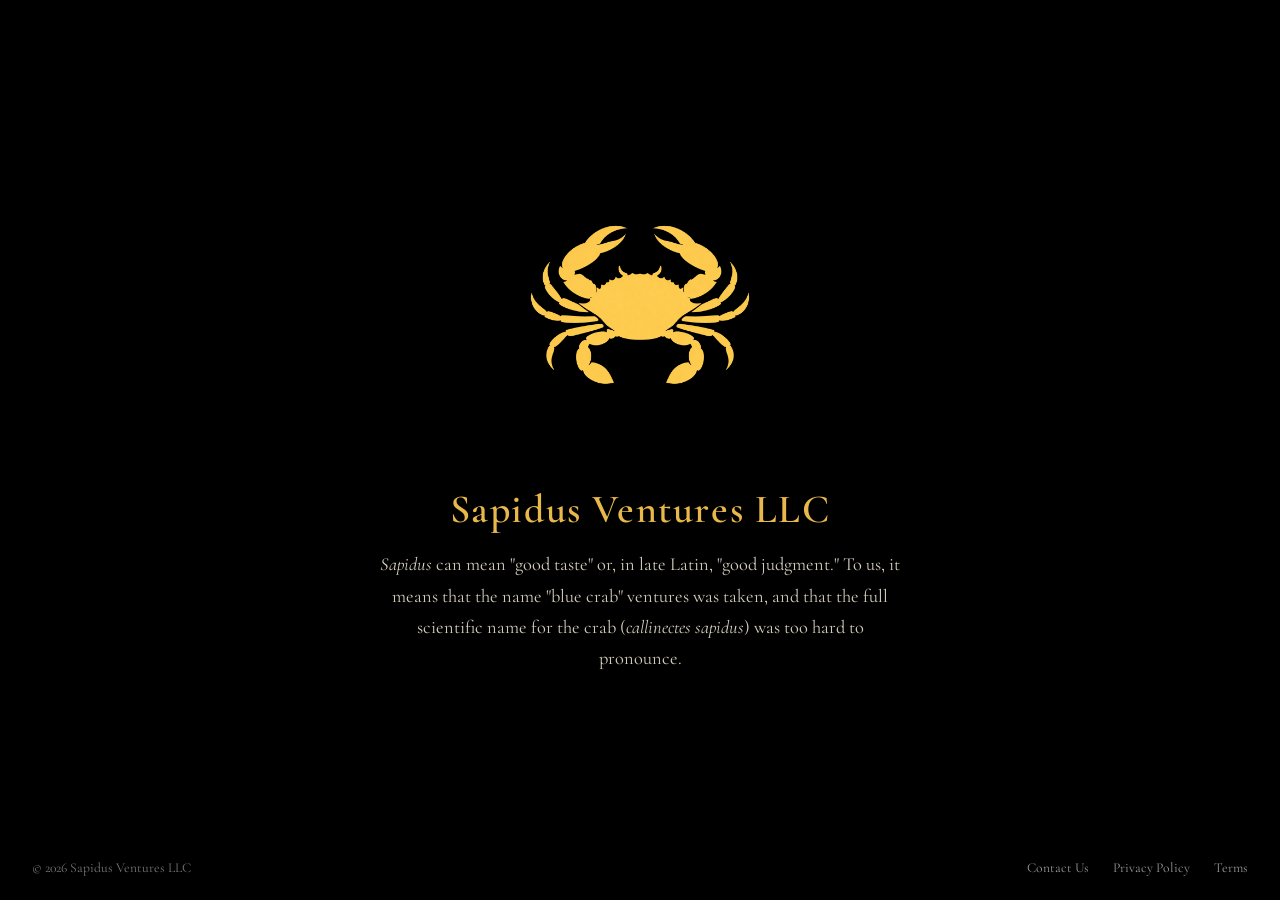
<file: index.html>
<!DOCTYPE html>
<html lang="en">
<head>
    <meta charset="UTF-8">
    <meta name="viewport" content="width=device-width, initial-scale=1.0">
    <title>Sapidus Ventures LLC</title>
    <meta name="description" content="Sapidus Ventures LLC">
    <meta property="og:title" content="Sapidus Ventures LLC">
    <meta property="og:description" content="Sapidus Ventures LLC">
    <meta property="og:image" content="Sapidus_Logo.png">
    <meta property="og:type" content="website">
    <meta property="og:url" content="https://sapidusventures.com">
    <link rel="icon" type="image/png" href="Sapidus_Logo.png">
    <link rel="preconnect" href="https://fonts.googleapis.com">
    <link rel="preconnect" href="https://fonts.gstatic.com" crossorigin>
    <link href="https://fonts.googleapis.com/css2?family=Cormorant+Garamond:ital,wght@0,400;0,600;1,400&display=swap" rel="stylesheet">
    <link rel="stylesheet" href="style.css">
</head>
<body>
    <main>
        <a href="recipe.html"><img src="Sapidus_Logo.png" alt="Sapidus Ventures LLC logo" class="logo"></a>
        <h1>Sapidus Ventures LLC</h1>
        <p class="tagline">
            <em>Sapidus</em> can mean "good taste" or, in late Latin, "good judgment."
            To us, it means that the name "blue crab" ventures was taken, and that the
            full scientific name for the crab (<em>callinectes sapidus</em>) was too hard to pronounce.
        </p>
    </main>
    <footer>
        <span class="footer-left">&copy; 2026 Sapidus Ventures LLC</span>
        <span class="footer-right">
            <a href="contact.html">Contact Us</a>
            <a href="privacy.html">Privacy Policy</a>
            <a href="terms.html">Terms</a>
        </span>
    </footer>
</body>
</html>
</file>
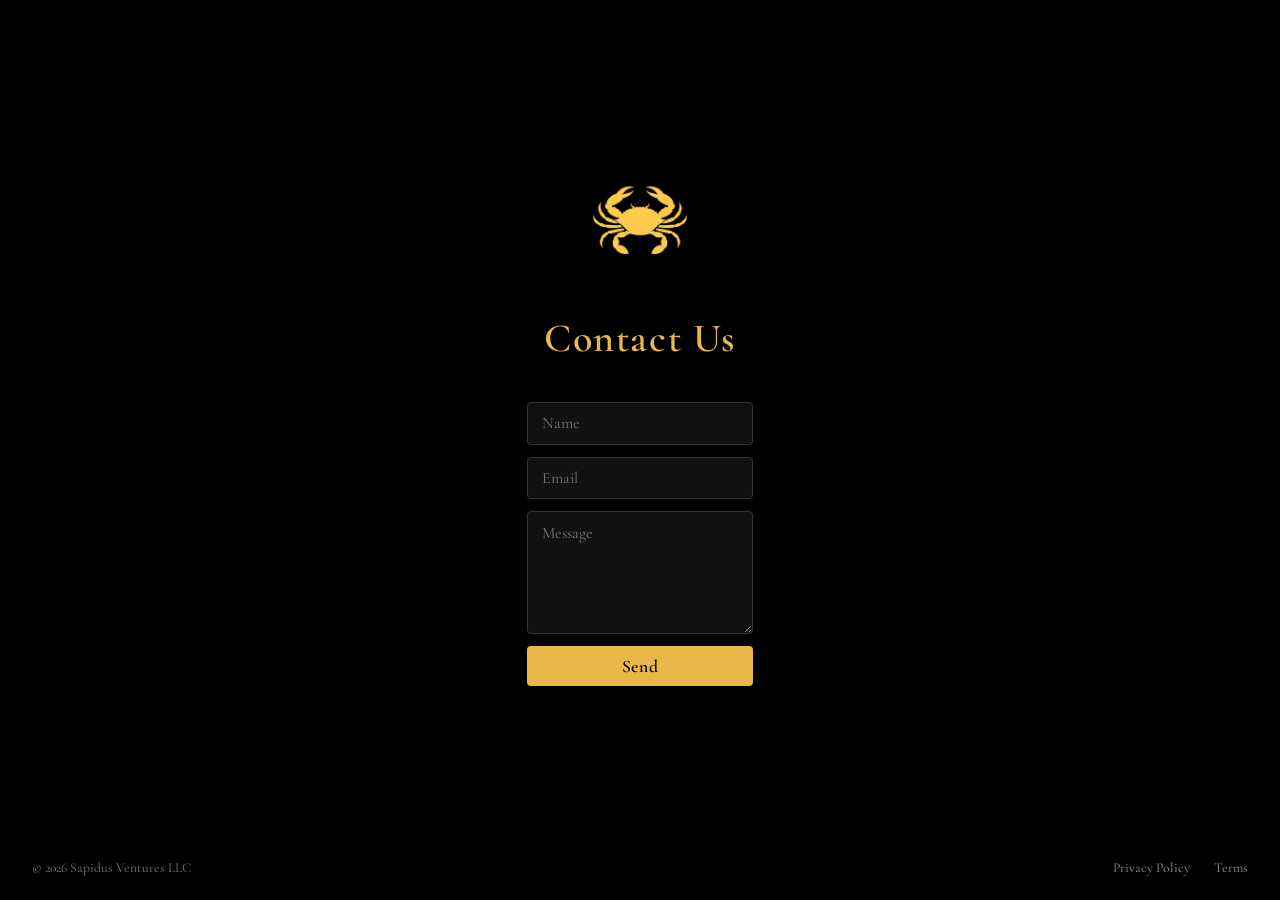
<file: contact.html>
<!DOCTYPE html>
<html lang="en">
<head>
    <meta charset="UTF-8">
    <meta name="viewport" content="width=device-width, initial-scale=1.0">
    <title>Contact Us - Sapidus Ventures LLC</title>
    <link rel="icon" type="image/png" href="Sapidus_Logo.png">
    <link rel="preconnect" href="https://fonts.googleapis.com">
    <link rel="preconnect" href="https://fonts.gstatic.com" crossorigin>
    <link href="https://fonts.googleapis.com/css2?family=Cormorant+Garamond:ital,wght@0,400;0,600;1,400&display=swap" rel="stylesheet">
    <link rel="stylesheet" href="style.css">
</head>
<body>
    <main>
        <a href="index.html"><img src="Sapidus_Logo.png" alt="Sapidus Ventures LLC logo" class="logo logo-small"></a>
        <h1>Contact Us</h1>
        <form class="contact-form" action="https://formspree.io/f/xnjojdrj" method="POST">
            <input type="text" name="name" placeholder="Name" required>
            <input type="email" name="email" placeholder="Email" required>
            <textarea name="message" placeholder="Message" rows="5" required></textarea>
            <button type="submit">Send</button>
        </form>
    </main>
    <footer>
        <span class="footer-left">&copy; 2026 Sapidus Ventures LLC</span>
        <span class="footer-right">
            <a href="privacy.html">Privacy Policy</a>
            <a href="terms.html">Terms</a>
        </span>
    </footer>
</body>
</html>
</file>
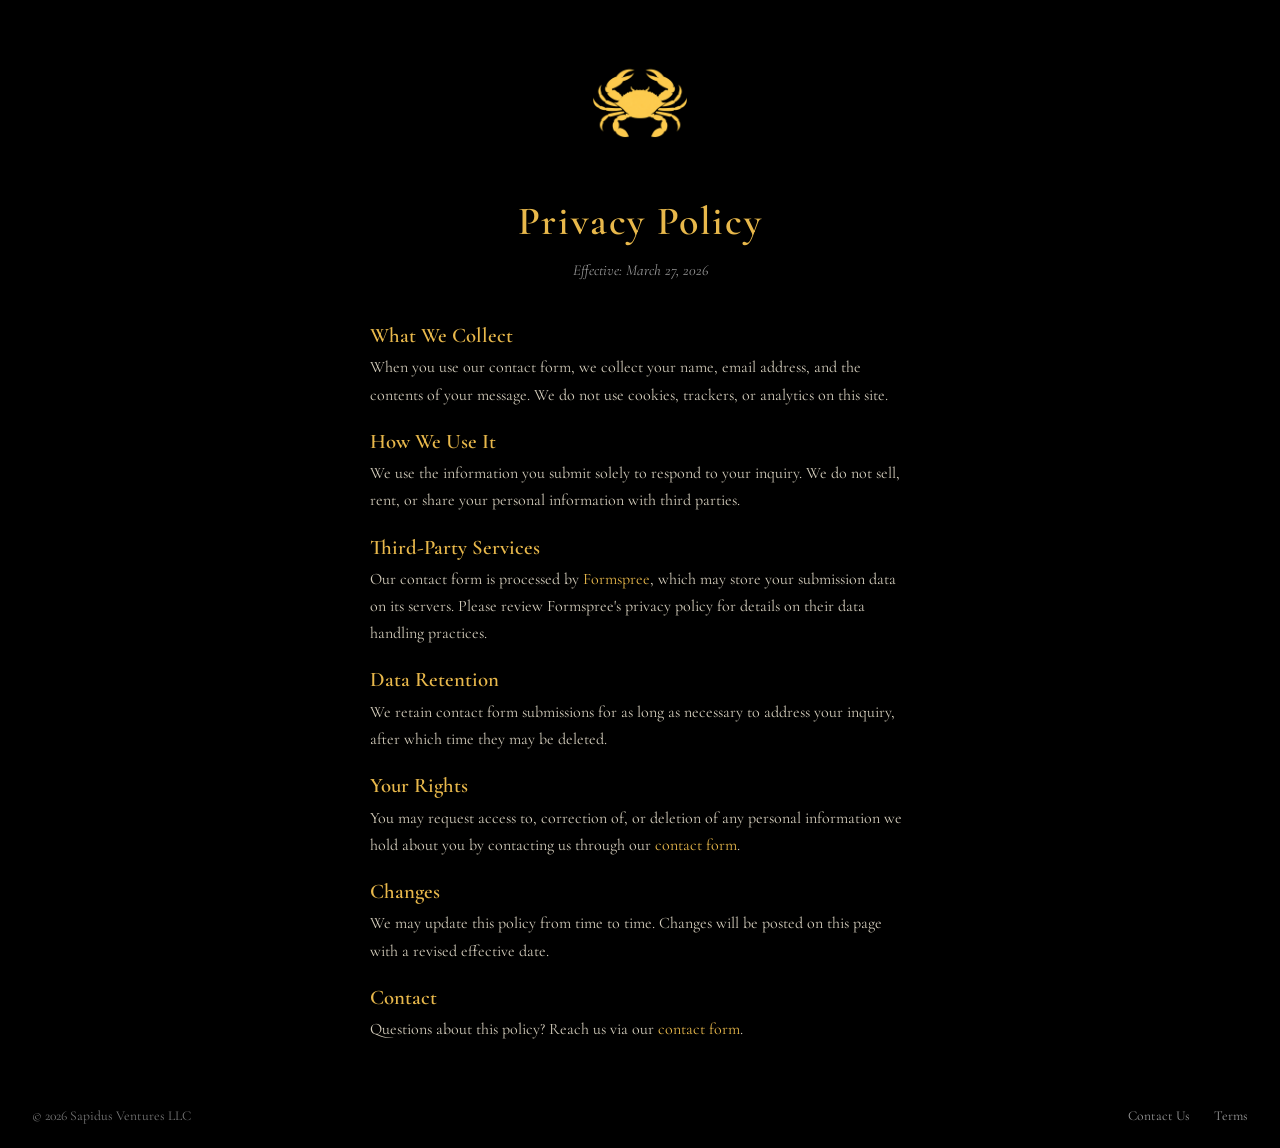
<file: privacy.html>
<!DOCTYPE html>
<html lang="en">
<head>
    <meta charset="UTF-8">
    <meta name="viewport" content="width=device-width, initial-scale=1.0">
    <title>Privacy Policy - Sapidus Ventures LLC</title>
    <link rel="icon" type="image/png" href="Sapidus_Logo.png">
    <link rel="preconnect" href="https://fonts.googleapis.com">
    <link rel="preconnect" href="https://fonts.gstatic.com" crossorigin>
    <link href="https://fonts.googleapis.com/css2?family=Cormorant+Garamond:ital,wght@0,400;0,600;1,400&display=swap" rel="stylesheet">
    <link rel="stylesheet" href="style.css">
</head>
<body>
    <main>
        <a href="index.html"><img src="Sapidus_Logo.png" alt="Sapidus Ventures LLC logo" class="logo logo-small"></a>
        <h1>Privacy Policy</h1>
        <p class="legal-date"><em>Effective: March 27, 2026</em></p>

        <div class="legal-text">
            <h2>What We Collect</h2>
            <p>When you use our contact form, we collect your name, email address, and the contents of your message. We do not use cookies, trackers, or analytics on this site.</p>

            <h2>How We Use It</h2>
            <p>We use the information you submit solely to respond to your inquiry. We do not sell, rent, or share your personal information with third parties.</p>

            <h2>Third-Party Services</h2>
            <p>Our contact form is processed by <a href="https://formspree.io" target="_blank" rel="noopener">Formspree</a>, which may store your submission data on its servers. Please review Formspree's privacy policy for details on their data handling practices.</p>

            <h2>Data Retention</h2>
            <p>We retain contact form submissions for as long as necessary to address your inquiry, after which time they may be deleted.</p>

            <h2>Your Rights</h2>
            <p>You may request access to, correction of, or deletion of any personal information we hold about you by contacting us through our <a href="contact.html">contact form</a>.</p>

            <h2>Changes</h2>
            <p>We may update this policy from time to time. Changes will be posted on this page with a revised effective date.</p>

            <h2>Contact</h2>
            <p>Questions about this policy? Reach us via our <a href="contact.html">contact form</a>.</p>
        </div>
    </main>
    <footer>
        <span class="footer-left">&copy; 2026 Sapidus Ventures LLC</span>
        <span class="footer-right">
            <a href="contact.html">Contact Us</a>
            <a href="terms.html">Terms</a>
        </span>
    </footer>
</body>
</html>
</file>
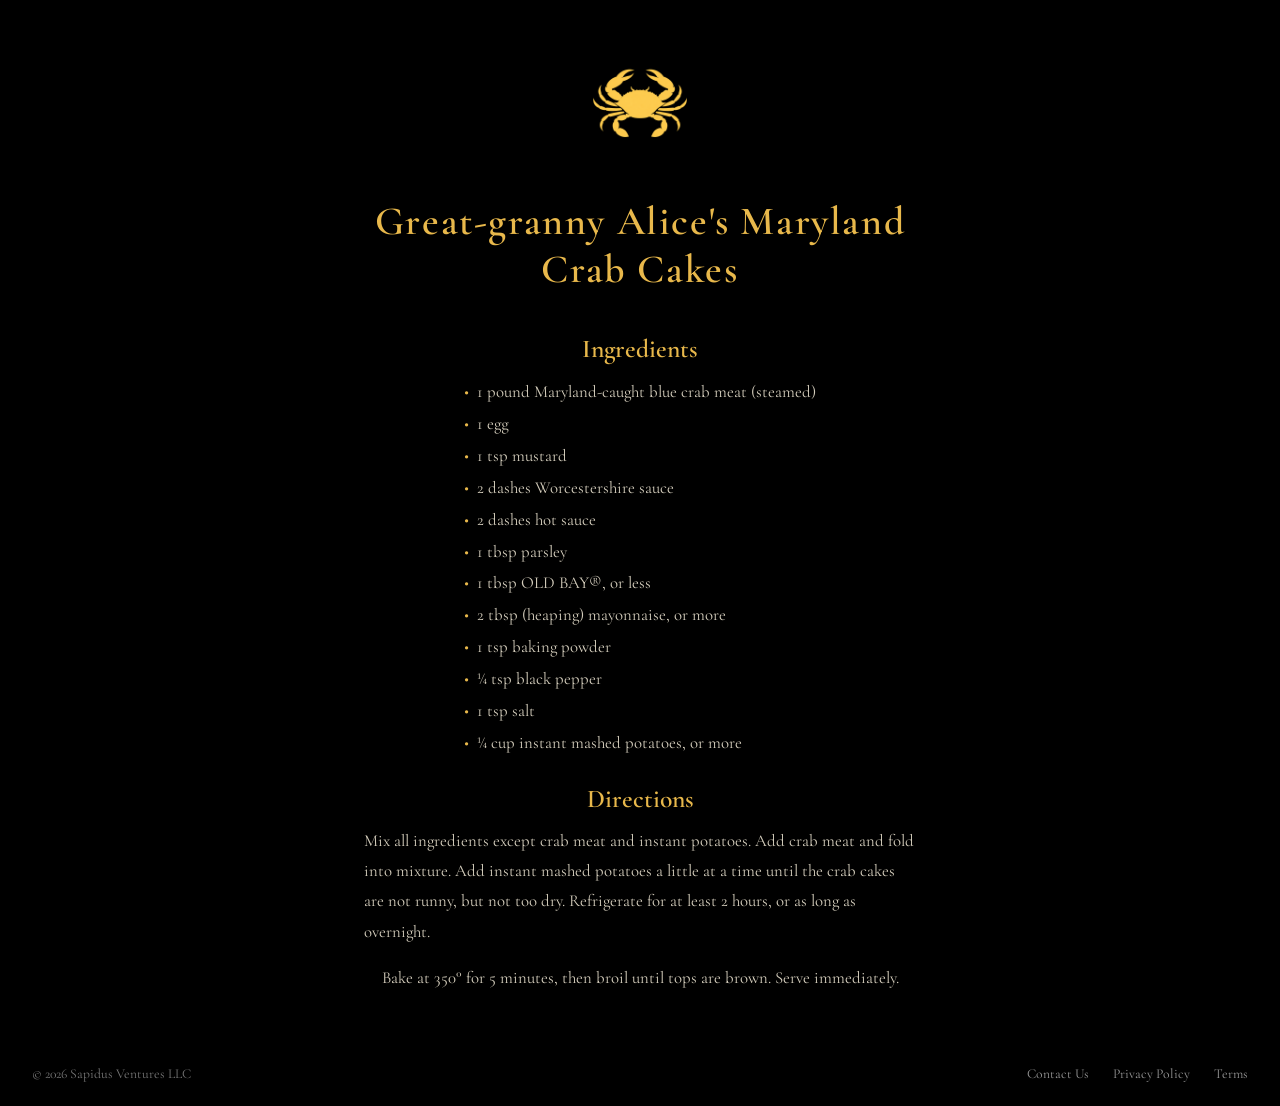
<file: recipe.html>
<!DOCTYPE html>
<html lang="en">
<head>
    <meta charset="UTF-8">
    <meta name="viewport" content="width=device-width, initial-scale=1.0">
    <title>Great-granny Alice's Maryland Crab Cakes - Sapidus Ventures LLC</title>
    <link rel="icon" type="image/png" href="Sapidus_Logo.png">
    <link rel="preconnect" href="https://fonts.googleapis.com">
    <link rel="preconnect" href="https://fonts.gstatic.com" crossorigin>
    <link href="https://fonts.googleapis.com/css2?family=Cormorant+Garamond:ital,wght@0,400;0,600;1,400&display=swap" rel="stylesheet">
    <link rel="stylesheet" href="style.css">
</head>
<body>
    <main>
        <a href="index.html"><img src="Sapidus_Logo.png" alt="Sapidus Ventures LLC logo" class="logo logo-small"></a>
        <h1>Great-granny Alice's Maryland Crab Cakes</h1>

        <h2>Ingredients</h2>
        <ul class="recipe-list">
            <li>1 pound Maryland-caught blue crab meat (steamed)</li>
            <li>1 egg</li>
            <li>1 tsp mustard</li>
            <li>2 dashes Worcestershire sauce</li>
            <li>2 dashes hot sauce</li>
            <li>1 tbsp parsley</li>
            <li>1 tbsp OLD BAY&reg;, or less</li>
            <li>2 tbsp (heaping) mayonnaise, or more</li>
            <li>1 tsp baking powder</li>
            <li>&frac14; tsp black pepper</li>
            <li>1 tsp salt</li>
            <li>&frac14; cup instant mashed potatoes, or more</li>
        </ul>

        <h2>Directions</h2>
        <p class="recipe-directions">Mix all ingredients except crab meat and instant potatoes. Add crab meat and fold into mixture. Add instant mashed potatoes a little at a time until the crab cakes are not runny, but not too dry. Refrigerate for at least 2 hours, or as long as overnight.</p>
        <p class="recipe-directions">Bake at 350&deg; for 5 minutes, then broil until tops are brown. Serve immediately.</p>
    </main>
    <footer>
        <span class="footer-left">&copy; 2026 Sapidus Ventures LLC</span>
        <span class="footer-right">
            <a href="contact.html">Contact Us</a>
            <a href="privacy.html">Privacy Policy</a>
            <a href="terms.html">Terms</a>
        </span>
    </footer>
</body>
</html>
</file>
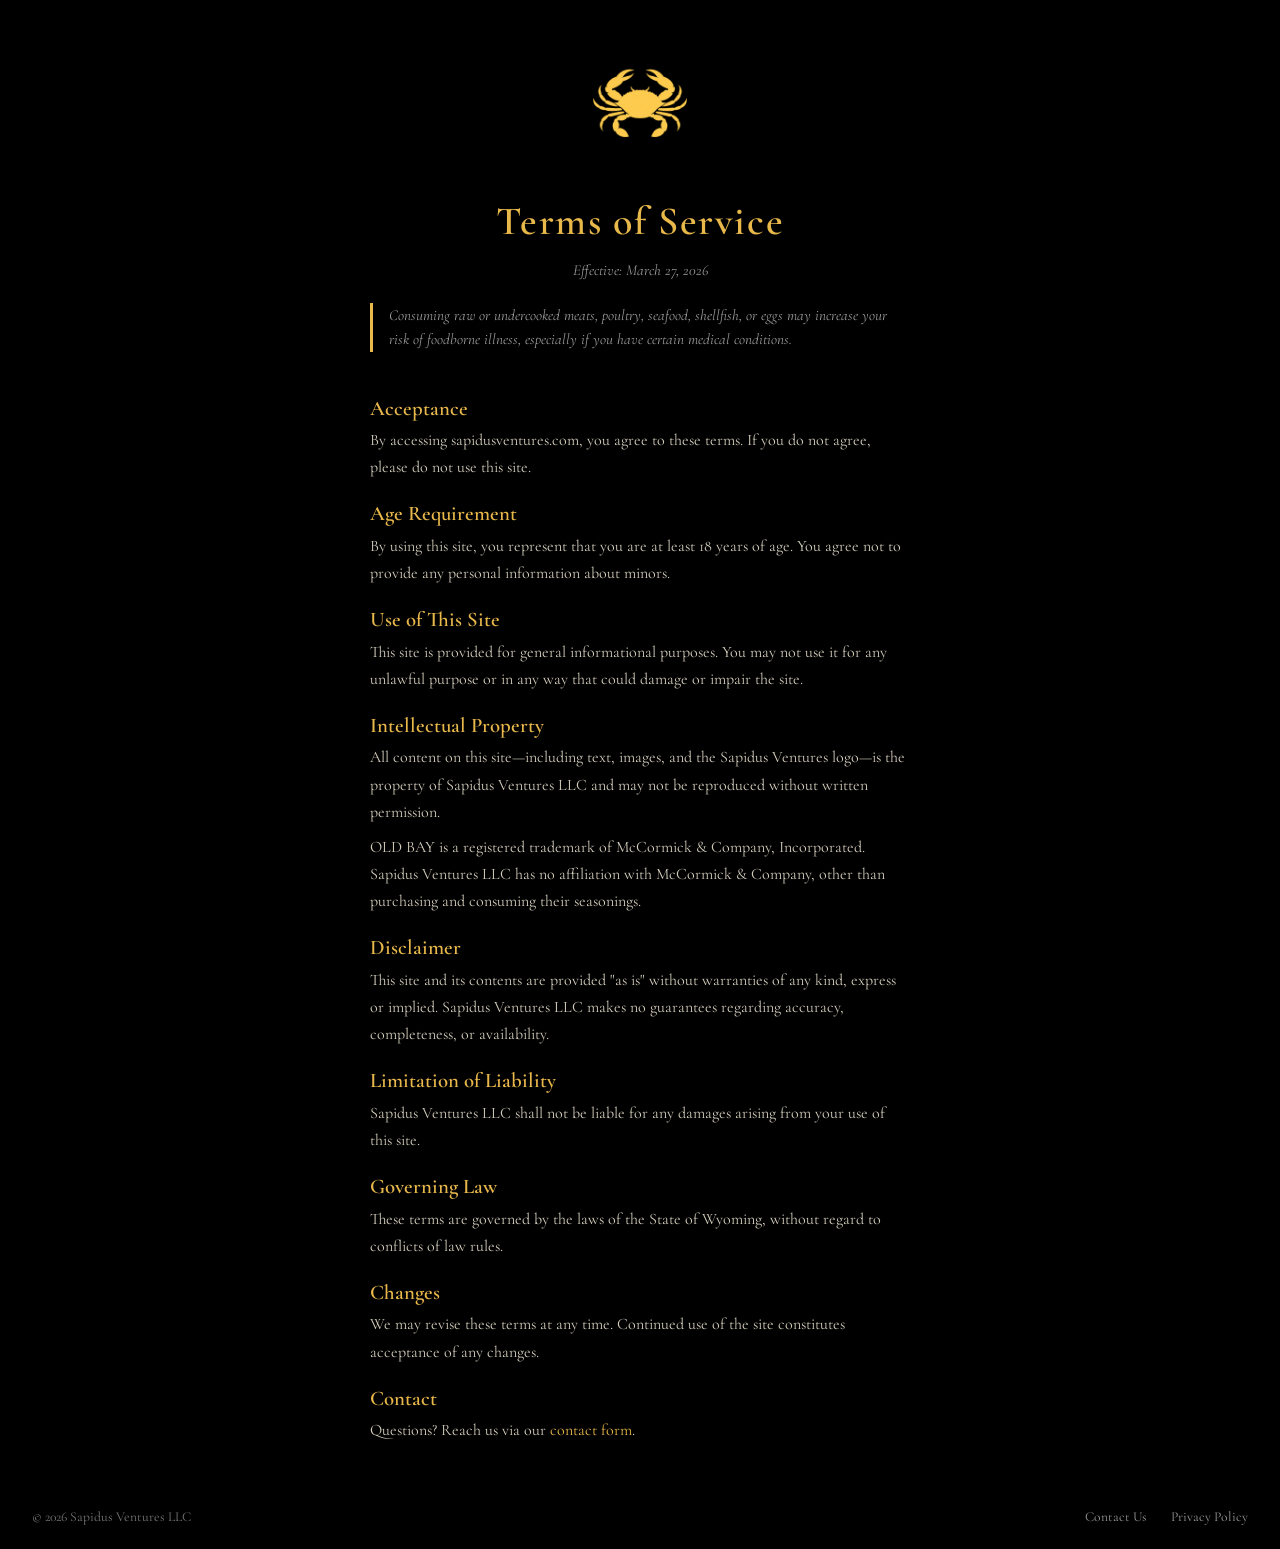
<file: terms.html>
<!DOCTYPE html>
<html lang="en">
<head>
    <meta charset="UTF-8">
    <meta name="viewport" content="width=device-width, initial-scale=1.0">
    <title>Terms - Sapidus Ventures LLC</title>
    <link rel="icon" type="image/png" href="Sapidus_Logo.png">
    <link rel="preconnect" href="https://fonts.googleapis.com">
    <link rel="preconnect" href="https://fonts.gstatic.com" crossorigin>
    <link href="https://fonts.googleapis.com/css2?family=Cormorant+Garamond:ital,wght@0,400;0,600;1,400&display=swap" rel="stylesheet">
    <link rel="stylesheet" href="style.css">
</head>
<body>
    <main>
        <a href="index.html"><img src="Sapidus_Logo.png" alt="Sapidus Ventures LLC logo" class="logo logo-small"></a>
        <h1>Terms of Service</h1>
        <p class="legal-date"><em>Effective: March 27, 2026</em></p>

        <p class="legal-disclaimer"><em>Consuming raw or undercooked meats, poultry, seafood, shellfish, or eggs may increase your risk of foodborne illness, especially if you have certain medical conditions.</em></p>

        <div class="legal-text">
            <h2>Acceptance</h2>
            <p>By accessing sapidusventures.com, you agree to these terms. If you do not agree, please do not use this site.</p>

            <h2>Age Requirement</h2>
            <p>By using this site, you represent that you are at least 18 years of age. You agree not to provide any personal information about minors.</p>

            <h2>Use of This Site</h2>
            <p>This site is provided for general informational purposes. You may not use it for any unlawful purpose or in any way that could damage or impair the site.</p>

            <h2>Intellectual Property</h2>
            <p>All content on this site&mdash;including text, images, and the Sapidus Ventures logo&mdash;is the property of Sapidus Ventures LLC and may not be reproduced without written permission.</p>
            <p>OLD BAY is a registered trademark of McCormick &amp; Company, Incorporated. Sapidus Ventures LLC has no affiliation with McCormick &amp; Company, other than purchasing and consuming their seasonings.</p>

            <h2>Disclaimer</h2>
            <p>This site and its contents are provided "as is" without warranties of any kind, express or implied. Sapidus Ventures LLC makes no guarantees regarding accuracy, completeness, or availability.</p>

            <h2>Limitation of Liability</h2>
            <p>Sapidus Ventures LLC shall not be liable for any damages arising from your use of this site.</p>

            <h2>Governing Law</h2>
            <p>These terms are governed by the laws of the State of Wyoming, without regard to conflicts of law rules.</p>

            <h2>Changes</h2>
            <p>We may revise these terms at any time. Continued use of the site constitutes acceptance of any changes.</p>

            <h2>Contact</h2>
            <p>Questions? Reach us via our <a href="contact.html">contact form</a>.</p>
        </div>
    </main>
    <footer>
        <span class="footer-left">&copy; 2026 Sapidus Ventures LLC</span>
        <span class="footer-right">
            <a href="contact.html">Contact Us</a>
            <a href="privacy.html">Privacy Policy</a>
        </span>
    </footer>
</body>
</html>
</file>
<file: style.css>
* {
    margin: 0;
    padding: 0;
    box-sizing: border-box;
}

body {
    background-color: #000;
    color: #D4CDBC;
    font-family: 'Cormorant Garamond', 'Georgia', serif;
    min-height: 100vh;
    display: flex;
    flex-direction: column;
    align-items: center;
}

main {
    flex: 1;
    display: flex;
    flex-direction: column;
    align-items: center;
    justify-content: center;
    text-align: center;
    max-width: 600px;
    padding: 3rem 1.5rem 2rem;
}

.logo {
    width: 280px;
    height: auto;
    margin-bottom: 1.5rem;
}

.logo-small {
    width: 120px;
}

h1 {
    color: #E8B84B;
    font-size: 2.5rem;
    font-weight: 600;
    letter-spacing: 0.04em;
    margin-bottom: 1rem;
}

.tagline {
    font-size: 1.15rem;
    line-height: 1.7;
    max-width: 520px;
    margin: 0 auto;
}

/* Contact form */
.contact-form {
    display: flex;
    flex-direction: column;
    gap: 0.75rem;
    max-width: 400px;
    width: 100%;
    margin-top: 1.5rem;
}

.contact-form input,
.contact-form textarea {
    background: #111;
    border: 1px solid #333;
    color: #D4CDBC;
    font-family: 'Cormorant Garamond', 'Georgia', serif;
    font-size: 1rem;
    padding: 0.65rem 0.85rem;
    border-radius: 4px;
}

.contact-form input::placeholder,
.contact-form textarea::placeholder {
    color: #777;
}

.contact-form input:focus,
.contact-form textarea:focus {
    outline: none;
    border-color: #E8B84B;
}

.contact-form button {
    background: #E8B84B;
    color: #000;
    font-family: 'Cormorant Garamond', 'Georgia', serif;
    font-size: 1.1rem;
    font-weight: 600;
    padding: 0.6rem;
    border: none;
    border-radius: 4px;
    cursor: pointer;
    letter-spacing: 0.03em;
}

.contact-form button:hover {
    background: #d4a63d;
}

/* Recipe page */
h2 {
    color: #E8B84B;
    font-size: 1.6rem;
    font-weight: 600;
    margin-top: 1.5rem;
    margin-bottom: 0.75rem;
}

.recipe-list {
    list-style: none;
    text-align: left;
    line-height: 1.9;
    font-size: 1.05rem;
}

.recipe-list li::before {
    content: "\2022";
    color: #E8B84B;
    margin-right: 0.5rem;
}

.recipe-directions {
    text-align: left;
    font-size: 1.05rem;
    line-height: 1.8;
    margin-bottom: 1rem;
}

/* Legal pages */
.legal-date {
    font-size: 0.95rem;
    color: #999;
    margin-bottom: 1.5rem;
}

.legal-disclaimer {
    text-align: left;
    max-width: 540px;
    font-size: 0.95rem;
    line-height: 1.6;
    color: #999;
    border-left: 3px solid #E8B84B;
    padding-left: 1rem;
    margin-bottom: 1.5rem;
}

.legal-text {
    text-align: left;
    max-width: 540px;
}

.legal-text h2 {
    font-size: 1.3rem;
    margin-top: 1.25rem;
    margin-bottom: 0.4rem;
}

.legal-text p {
    font-size: 1rem;
    line-height: 1.7;
    margin-bottom: 0.5rem;
}

.legal-text a {
    color: #E8B84B;
    text-decoration: none;
}

.legal-text a:hover {
    text-decoration: underline;
}

/* Footer */
footer {
    width: 100%;
    display: flex;
    justify-content: space-between;
    align-items: center;
    padding: 1.5rem 2rem;
    font-size: 0.85rem;
}

.footer-left {
    color: #777;
}

.footer-right {
    display: flex;
    gap: 1.5rem;
}

footer a {
    color: #999;
    text-decoration: none;
}

footer a:hover {
    color: #E8B84B;
}

@media (max-width: 480px) {
    .logo {
        width: 200px;
    }

    .logo-small {
        width: 80px;
    }

    h1 {
        font-size: 1.8rem;
    }

    .tagline {
        font-size: 1rem;
    }

    footer {
        flex-direction: column;
        gap: 0.75rem;
        text-align: center;
    }
}
</file>
